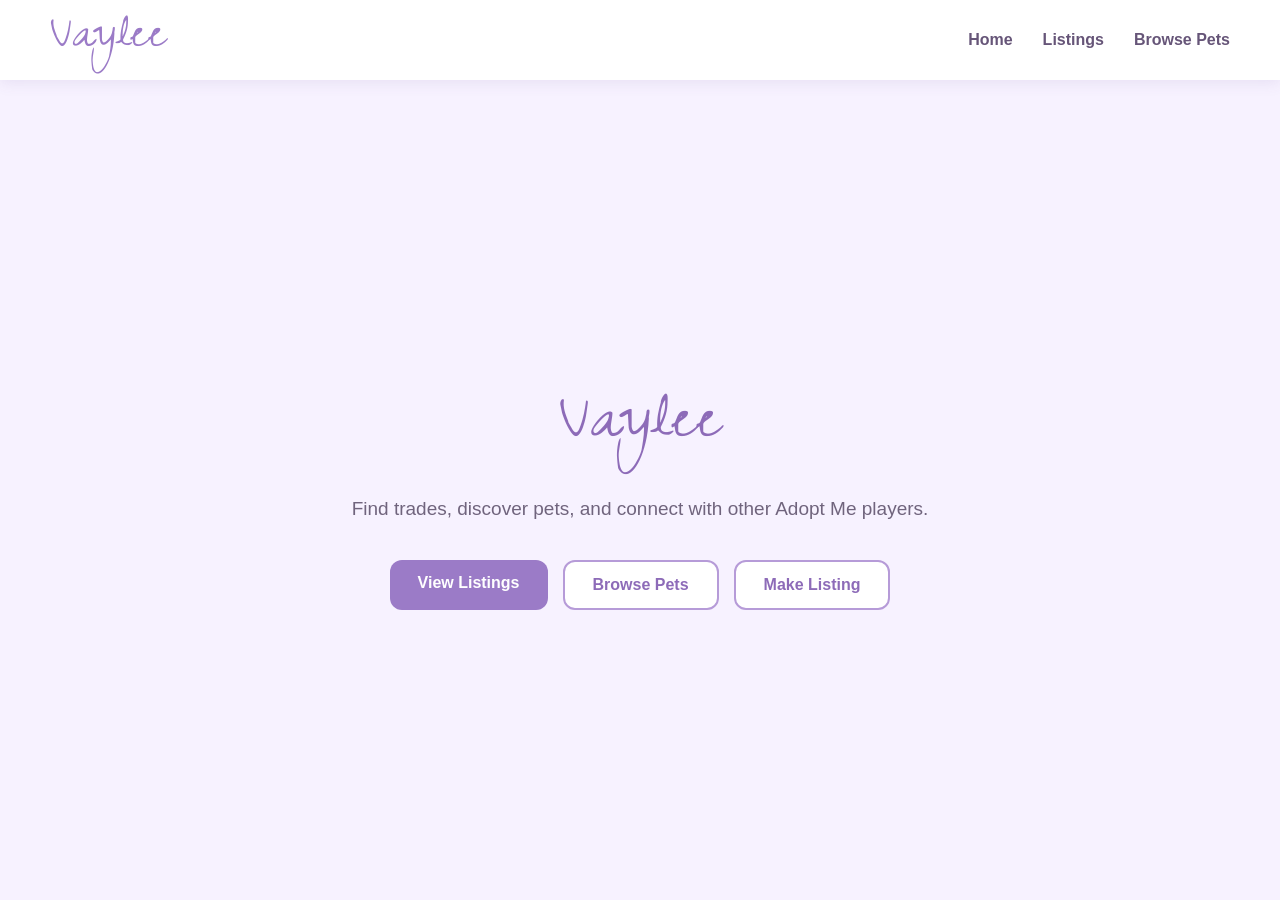
<file: index.html>
<!DOCTYPE html>
<html lang="en">
<head>
    <meta charset="UTF-8">
    <meta name="viewport" content="width=device-width, initial-scale=1.0">

    <title>Vaylee - Adopt Me Trading</title>

    <!-- Zeyada font -->
    <link rel="preconnect" href="https://fonts.googleapis.com">
    <link rel="preconnect" href="https://fonts.gstatic.com" crossorigin>
    <link href="https://fonts.googleapis.com/css2?family=Zeyada&display=swap" rel="stylesheet">

    <style>

        * {
            box-sizing: border-box;
        }

        body {
            margin: 0;
            font-family: Arial, sans-serif;
            background: #f7f2ff;
            color: #3d3450;
        }

        /* NAVIGATION */

        header {
            background: white;
            height: 80px;
            padding: 0 50px;

            display: flex;
            align-items: center;
            justify-content: space-between;

            box-shadow: 0 2px 15px rgba(100, 70, 150, 0.12);
        }

        .logo {
            font-family: "Zeyada", cursive;
            font-size: 52px;
            color: #9b7bc7;
            line-height: 1;
        }

        nav {
            display: flex;
            gap: 30px;
        }

        nav a {
            text-decoration: none;
            color: #665578;
            font-weight: 600;
            transition: 0.2s;
        }

        nav a:hover {
            color: #9b7bc7;
        }

        /* HERO */

        .hero {
            min-height: calc(100vh - 80px);

            display: flex;
            flex-direction: column;
            justify-content: center;
            align-items: center;

            text-align: center;

            padding: 40px 20px;
        }

        .hero h1 {
            font-family: "Zeyada", cursive;
            font-size: 72px;
            font-weight: normal;
            color: #8d6bb8;
            margin: 0;
        }

        .hero p {
            font-size: 19px;
            max-width: 600px;
            line-height: 1.6;
            color: #70647d;
            margin: 10px 0 35px;
        }

        /* BUTTONS */

        .buttons {
            display: flex;
            gap: 15px;
            flex-wrap: wrap;
            justify-content: center;
        }

        .button {
            display: inline-block;

            padding: 14px 28px;

            border-radius: 12px;

            background: #9b7bc7;
            color: white;

            text-decoration: none;
            font-weight: bold;
            font-size: 16px;

            transition: 0.2s;
        }

        .button:hover {
            background: #8564b0;
            transform: translateY(-2px);
        }

        .button.secondary {
            background: white;
            color: #8d6bb8;
            border: 2px solid #b69bd8;
        }

        .button.secondary:hover {
            background: #f0e8fb;
        }

    </style>
</head>

<body>

    <header>

        <div class="logo">
            Vaylee
        </div>

        <nav>
            <a href="index.html">Home</a>
            <a href="listings.html">Listings</a>
            <a href="pets.html">Browse Pets</a>
        </nav>

    </header>


    <main class="hero">

        <h1>Vaylee</h1>

        <p>
            Find trades, discover pets, and connect with other Adopt Me players.
        </p>

        <div class="buttons">

            <a class="button" href="listings.html">
                View Listings
            </a>

            <a class="button secondary" href="pets.html">
                Browse Pets
            </a>

            <a class="button secondary" href="make-listing.html">
                Make Listing
            </a>

        </div>

    </main>

</body>
</html>
</file>
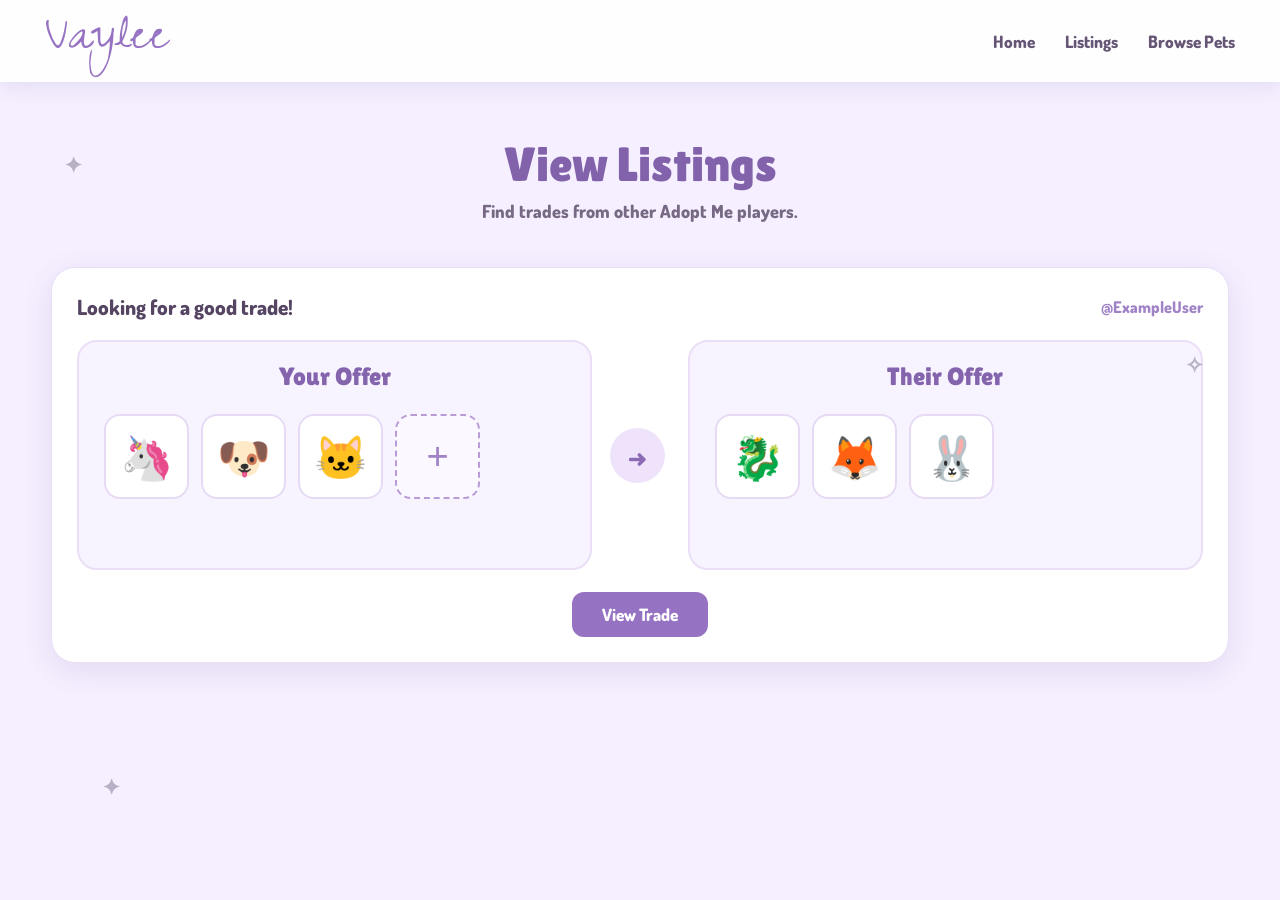
<file: listings.html>
<!DOCTYPE html>
<html lang="en">
<head>
    <meta charset="UTF-8">
    <meta name="viewport" content="width=device-width, initial-scale=1.0">

    <title>Vaylee - Listings</title>

    <!-- Fonts -->
    <link rel="preconnect" href="https://fonts.googleapis.com">
    <link rel="preconnect" href="https://fonts.gstatic.com" crossorigin>

    <link href="https://fonts.googleapis.com/css2?family=Dosis:wght@800&family=Lilita+One&family=Zeyada&display=swap" rel="stylesheet">

    <style>

        * {
            box-sizing: border-box;
        }

        body {
            margin: 0;
            background: #f5efff;
            color: #493c59;

            font-family: "Dosis", sans-serif;
            font-weight: 800;
        }

        /* HEADER */

        header {
            height: 82px;
            background: rgba(255, 255, 255, 0.96);

            padding: 0 45px;

            display: flex;
            align-items: center;
            justify-content: space-between;

            box-shadow: 0 4px 20px rgba(110, 75, 160, 0.12);

            position: sticky;
            top: 0;
            z-index: 100;
        }

        /* VAYLEE LOGO */

        .logo {
            font-family: "Zeyada", cursive;
            font-size: 55px;
            font-weight: normal;
            color: #9672c2;

            text-decoration: none;

            line-height: 1;

            transition: 0.2s;
        }

        .logo:hover {
            transform: scale(1.04);
        }

        /* NAVIGATION */

        nav {
            display: flex;
            gap: 30px;
        }

        nav a {
            color: #655675;
            text-decoration: none;
            font-size: 17px;

            transition: 0.2s;
        }

        nav a:hover {
            color: #9672c2;
        }

        /* PAGE */

        .page {
            width: min(1200px, 92%);
            margin: auto;
            padding: 55px 0 80px;
        }

        .page-title {
            font-family: "Lilita One", cursive;
            font-size: 48px;
            font-weight: normal;

            text-align: center;

            color: #8262aa;

            margin: 0;
        }

        .subtitle {
            text-align: center;
            font-size: 18px;
            color: #776883;

            margin: 8px 0 45px;
        }

        /* LISTING CARD */

        .listing {
            background: white;

            border-radius: 24px;

            padding: 25px;

            margin-bottom: 30px;

            box-shadow:
                0 8px 30px rgba(105, 75, 145, 0.12);

            border: 1px solid #eadff7;
        }

        .listing-top {
            display: flex;
            justify-content: space-between;
            align-items: center;

            margin-bottom: 20px;
        }

        .listing-title {
            font-size: 21px;
            color: #554563;
        }

        .listing-user {
            color: #a083c6;
            font-size: 16px;
        }

        /* TRADE AREA */

        .trade {
            display: grid;

            grid-template-columns: 1fr 60px 1fr;

            gap: 18px;

            align-items: center;
        }

        /* OFFER BOX */

        .offer {
            background: #f8f4ff;

            border: 2px solid #eadff7;

            border-radius: 20px;

            padding: 20px;

            min-height: 230px;
        }

        .offer-title {
            font-family: "Lilita One", cursive;
            font-size: 25px;
            font-weight: normal;

            color: #8564ae;

            margin-bottom: 18px;

            text-align: center;
        }

        /* PET GRID */

        .pets {
            display: grid;

            grid-template-columns: repeat(5, 1fr);

            gap: 12px;

            max-height: 240px;

            overflow-y: auto;

            padding: 5px;
        }

        /* PET */

        .pet {
            position: relative;

            min-width: 85px;
            height: 85px;

            background: white;

            border-radius: 16px;

            border: 2px solid #e7daf4;

            display: flex;

            align-items: center;
            justify-content: center;

            cursor: pointer;

            transition: 0.2s;
        }

        .pet:hover {
            transform: translateY(-4px);

            border-color: #b99bd7;

            box-shadow: 0 5px 15px rgba(130, 95, 170, 0.18);
        }

        .pet-emoji {
            font-size: 43px;
        }

        /* PET TOOLTIP */

        .pet-info {
            position: absolute;

            bottom: calc(100% + 8px);

            left: 50%;

            transform: translateX(-50%);

            width: 130px;

            padding: 8px;

            border-radius: 10px;

            background: #4c4058;

            color: white;

            text-align: center;

            font-size: 14px;

            opacity: 0;

            pointer-events: none;

            transition: 0.15s;

            z-index: 20;
        }

        .pet:hover .pet-info {
            opacity: 1;
        }

        /* PLUS BUTTON */

        .add-pet {
            min-width: 85px;
            height: 85px;

            border-radius: 16px;

            border: 2px dashed #b99bd7;

            background: #fbf9ff;

            color: #a083c6;

            font-size: 38px;

            cursor: pointer;

            transition: 0.2s;
        }

        .add-pet:hover {
            background: #f0e7fb;

            transform: translateY(-3px);
        }

        /* ARROW */

        .trade-arrow {
            width: 55px;
            height: 55px;

            border-radius: 50%;

            background: #eee3fa;

            color: #8c6ab6;

            display: flex;
            align-items: center;
            justify-content: center;

            font-size: 27px;
        }

        /* VIEW TRADE */

        .view-trade {
            display: block;

            margin: 22px auto 0;

            padding: 12px 30px;

            border: none;

            border-radius: 12px;

            background: #9672c2;

            color: white;

            font-family: "Dosis", sans-serif;
            font-weight: 800;

            font-size: 17px;

            cursor: pointer;

            transition: 0.2s;
        }

        .view-trade:hover {
            background: #805cae;

            transform: translateY(-2px);
        }

        /* DECORATION */

        .sparkle {
            position: fixed;

            font-size: 22px;

            opacity: 0.35;

            pointer-events: none;
        }

        .sparkle.one {
            top: 150px;
            left: 5%;
        }

        .sparkle.two {
            top: 350px;
            right: 6%;
        }

        .sparkle.three {
            bottom: 100px;
            left: 8%;
        }

        /* MOBILE */

        @media (max-width: 800px) {

            header {
                padding: 0 20px;
            }

            nav {
                gap: 12px;
            }

            nav a {
                font-size: 14px;
            }

            .trade {
                grid-template-columns: 1fr;
            }

            .trade-arrow {
                margin: auto;

                transform: rotate(90deg);
            }

            .pets {
                grid-template-columns: repeat(4, 1fr);
            }

        }

    </style>
</head>


<body>

    <!-- HEADER -->

    <header>

        <!-- Clicking Vaylee returns home -->

        <a href="index.html" class="logo">
            Vaylee
        </a>

        <nav>

            <a href="index.html">
                Home
            </a>

            <a href="listings.html">
                Listings
            </a>

            <a href="pets.html">
                Browse Pets
            </a>

        </nav>

    </header>


    <!-- DECORATIVE SPARKLES -->

    <div class="sparkle one">✦</div>
    <div class="sparkle two">✧</div>
    <div class="sparkle three">✦</div>


    <!-- PAGE -->

    <main class="page">

        <h1 class="page-title">
            View Listings
        </h1>

        <p class="subtitle">
            Find trades from other Adopt Me players.
        </p>


        <!-- EXAMPLE LISTING -->

        <div class="listing">

            <div class="listing-top">

                <div class="listing-title">
                    Looking for a good trade!
                </div>

                <div class="listing-user">
                    @ExampleUser
                </div>

            </div>


            <div class="trade">


                <!-- YOUR OFFER -->

                <div class="offer">

                    <div class="offer-title">
                        Your Offer
                    </div>

                    <div class="pets">


                        <div class="pet">

                            <span class="pet-emoji">
                                🦄
                            </span>

                            <div class="pet-info">
                                Unicorn<br>
                                Ultra-Rare
                            </div>

                        </div>


                        <div class="pet">

                            <span class="pet-emoji">
                                🐶
                            </span>

                            <div class="pet-info">
                                Dog<br>
                                Common
                            </div>

                        </div>


                        <div class="pet">

                            <span class="pet-emoji">
                                🐱
                            </span>

                            <div class="pet-info">
                                Cat<br>
                                Common
                            </div>

                        </div>


                        <!-- ADD PET -->

                  <button class="add-pet" onclick="window.location.href='pet-picker.html'">
    +
</button>


                    </div>

                </div>


                <!-- ARROW -->

                <div class="trade-arrow">
                    →
                </div>


                <!-- THEIR OFFER -->

                <div class="offer">

                    <div class="offer-title">
                        Their Offer
                    </div>

                    <div class="pets">


                        <div class="pet">

                            <span class="pet-emoji">
                                🐉
                            </span>

                            <div class="pet-info">
                                Bat Dragon<br>
                                Legendary
                            </div>

                        </div>


                        <div class="pet">

                            <span class="pet-emoji">
                                🦊
                            </span>

                            <div class="pet-info">
                                Red Fox<br>
                                Uncommon
                            </div>

                        </div>


                        <div class="pet">

                            <span class="pet-emoji">
                                🐰
                            </span>

                            <div class="pet-info">
                                Rabbit<br>
                                Rare
                            </div>

                        </div>


                    </div>

                </div>

            </div>


            <button class="view-trade">
                View Trade
            </button>

        </div>


    </main>

</body>
</html>
</file>
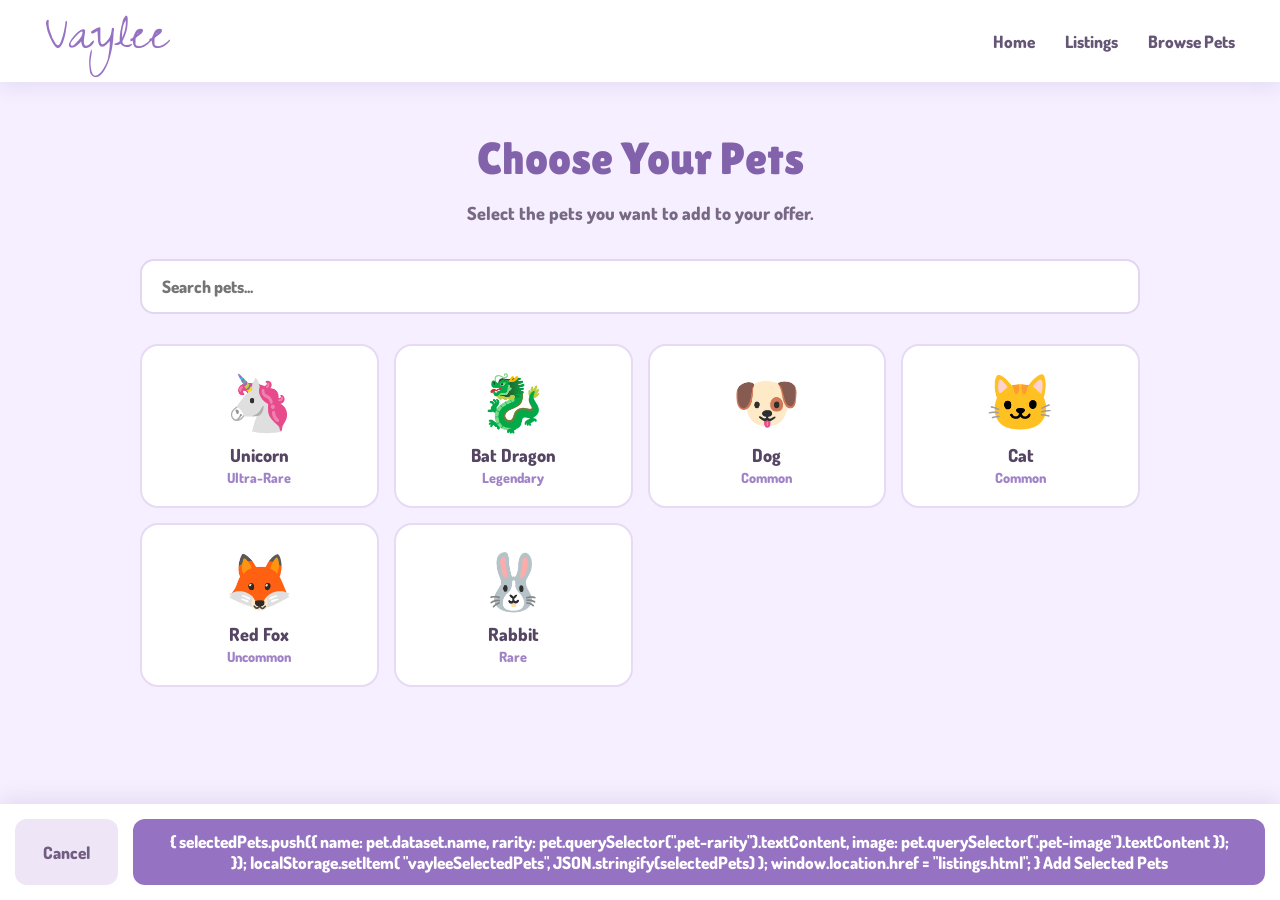
<file: pet-picker.html>
<!DOCTYPE html>
<html lang="en">

<head>

    <meta charset="UTF-8">
    <meta name="viewport" content="width=device-width, initial-scale=1.0">

    <title>Vaylee - Choose Pets</title>

    <link rel="preconnect" href="https://fonts.googleapis.com">
    <link rel="preconnect" href="https://fonts.gstatic.com" crossorigin>

    <link href="https://fonts.googleapis.com/css2?family=Dosis:wght@800&family=Lilita+One&family=Zeyada&display=swap" rel="stylesheet">


    <style>

        * {
            box-sizing: border-box;
        }

        body {
            margin: 0;

            background: #f5efff;

            color: #493c59;

            font-family: "Dosis", sans-serif;
            font-weight: 800;
        }


        /* HEADER */

        header {
            height: 82px;

            background: white;

            padding: 0 45px;

            display: flex;

            align-items: center;

            justify-content: space-between;

            box-shadow: 0 4px 20px rgba(110, 75, 160, 0.12);
        }


        .logo {

            font-family: "Zeyada", cursive;

            font-size: 55px;

            font-weight: normal;

            color: #9672c2;

            text-decoration: none;
        }


        nav {

            display: flex;

            gap: 30px;
        }


        nav a {

            color: #655675;

            text-decoration: none;

            font-size: 17px;
        }


        nav a:hover {

            color: #9672c2;
        }


        /* PAGE */

        .page {

            width: min(1000px, 92%);

            margin: auto;

            padding: 50px 0 80px;
        }


        .title {

            font-family: "Lilita One", cursive;

            font-size: 45px;

            font-weight: normal;

            text-align: center;

            color: #8262aa;

            margin: 0;
        }


        .subtitle {

            text-align: center;

            color: #776883;

            font-size: 18px;

            margin-bottom: 35px;
        }


        /* SEARCH */

        .search {

            width: 100%;

            padding: 15px 20px;

            border-radius: 14px;

            border: 2px solid #e3d6f2;

            background: white;

            font-family: "Dosis", sans-serif;

            font-weight: 800;

            font-size: 17px;

            outline: none;

            margin-bottom: 30px;
        }


        .search:focus {

            border-color: #b99bd7;
        }


        /* PET GRID */

        .pet-grid {

            display: grid;

            grid-template-columns: repeat(4, 1fr);

            gap: 15px;
        }


        /* PET CARD */

        .pet-card {

            background: white;

            border: 2px solid #e7daf4;

            border-radius: 18px;

            padding: 20px 10px;

            text-align: center;

            cursor: pointer;

            transition: 0.2s;
        }


        .pet-card:hover {

            transform: translateY(-4px);

            border-color: #b99bd7;

            box-shadow: 0 6px 18px rgba(130, 95, 170, 0.18);
        }


        .pet-image {

            font-size: 55px;

            margin-bottom: 8px;
        }


        .pet-name {

            font-size: 18px;

            color: #554563;
        }


        .pet-rarity {

            font-size: 14px;

            color: #a083c6;

            margin-top: 3px;
        }


        /* SELECTED */

        .pet-card.selected {

            border: 3px solid #9672c2;

            background: #f1e8fb;
        }


        /* BOTTOM BAR */

        .bottom-bar {

            position: fixed;

            bottom: 0;

            left: 0;

            width: 100%;

            background: white;

            box-shadow: 0 -4px 20px rgba(100, 70, 150, 0.12);

            padding: 15px;

            display: flex;

            justify-content: center;

            gap: 15px;
        }


        .button {

            border: none;

            border-radius: 12px;

            padding: 12px 28px;

            font-family: "Dosis", sans-serif;

            font-weight: 800;

            font-size: 17px;

            cursor: pointer;
        }


        .cancel {

            background: #eee5f7;

            color: #715d82;
        }


        .done {

            background: #9672c2;

            color: white;
        }


        .button:hover {

            transform: translateY(-2px);
        }


        @media (max-width: 700px) {

            .pet-grid {

                grid-template-columns: repeat(2, 1fr);
            }

            header {

                padding: 0 20px;
            }

        }

    </style>

</head>


<body>


<header>

    <a href="index.html" class="logo">
        Vaylee
    </a>


    <nav>

        <a href="index.html">
            Home
        </a>

        <a href="listings.html">
            Listings
        </a>

        <a href="pets.html">
            Browse Pets
        </a>

    </nav>

</header>



<main class="page">


    <h1 class="title">
        Choose Your Pets
    </h1>


    <p class="subtitle">
        Select the pets you want to add to your offer.
    </p>


    <input
        class="search"
        id="search"
        type="text"
        placeholder="Search pets..."
    >


    <div class="pet-grid" id="petGrid">


        <div class="pet-card" data-name="Unicorn">

            <div class="pet-image">
                🦄
            </div>

            <div class="pet-name">
                Unicorn
            </div>

            <div class="pet-rarity">
                Ultra-Rare
            </div>

        </div>


        <div class="pet-card" data-name="Bat Dragon">

            <div class="pet-image">
                🐉
            </div>

            <div class="pet-name">
                Bat Dragon
            </div>

            <div class="pet-rarity">
                Legendary
            </div>

        </div>


        <div class="pet-card" data-name="Dog">

            <div class="pet-image">
                🐶
            </div>

            <div class="pet-name">
                Dog
            </div>

            <div class="pet-rarity">
                Common
            </div>

        </div>


        <div class="pet-card" data-name="Cat">

            <div class="pet-image">
                🐱
            </div>

            <div class="pet-name">
                Cat
            </div>

            <div class="pet-rarity">
                Common
            </div>

        </div>


        <div class="pet-card" data-name="Red Fox">

            <div class="pet-image">
                🦊
            </div>

            <div class="pet-name">
                Red Fox
            </div>

            <div class="pet-rarity">
                Uncommon
            </div>

        </div>


        <div class="pet-card" data-name="Rabbit">

            <div class="pet-image">
                🐰
            </div>

            <div class="pet-name">
                Rabbit
            </div>

            <div class="pet-rarity">
                Rare
            </div>

        </div>


    </div>


</main>


<div class="bottom-bar">

    <button
        class="button cancel"
        onclick="window.location.href='listings.html'">

        Cancel

    </button>


    <button
        class="button done"
        onclick="function finishSelection() {

    const selected =
        document.querySelectorAll(".pet-card.selected");

    if (selected.length === 0) {

        alert("Please select at least one pet.");

        return;

    }

    const selectedPets = [];

    selected.forEach(pet => {

        selectedPets.push({
            name: pet.dataset.name,
            rarity: pet.querySelector(".pet-rarity").textContent,
            image: pet.querySelector(".pet-image").textContent
        });

    });

    localStorage.setItem(
        "vayleeSelectedPets",
        JSON.stringify(selectedPets)
    );

    window.location.href = "listings.html";
}

        Add Selected Pets

    </button>

</div>



<script>


    /* SELECTING PETS */

    const pets = document.querySelectorAll(".pet-card");


    pets.forEach(pet => {

        pet.addEventListener("click", () => {

            pet.classList.toggle("selected");

        });

    });



    /* SEARCH */

    const search = document.getElementById("search");


    search.addEventListener("input", () => {

        const searchText =
            search.value.toLowerCase();


        pets.forEach(pet => {

            const name =
                pet.dataset.name.toLowerCase();


            if (name.includes(searchText)) {

                pet.style.display = "";

            } else {

                pet.style.display = "none";

            }

        });

    });



    /* DONE */

    function finishSelection() {

        const selected =
            document.querySelectorAll(".pet-card.selected");


        if (selected.length === 0) {

            alert("Please select at least one pet.");

            return;

        }


        alert(
            selected.length +
            " pet(s) selected!"
        );

    }

</script>


</body>

</html>
</file>
